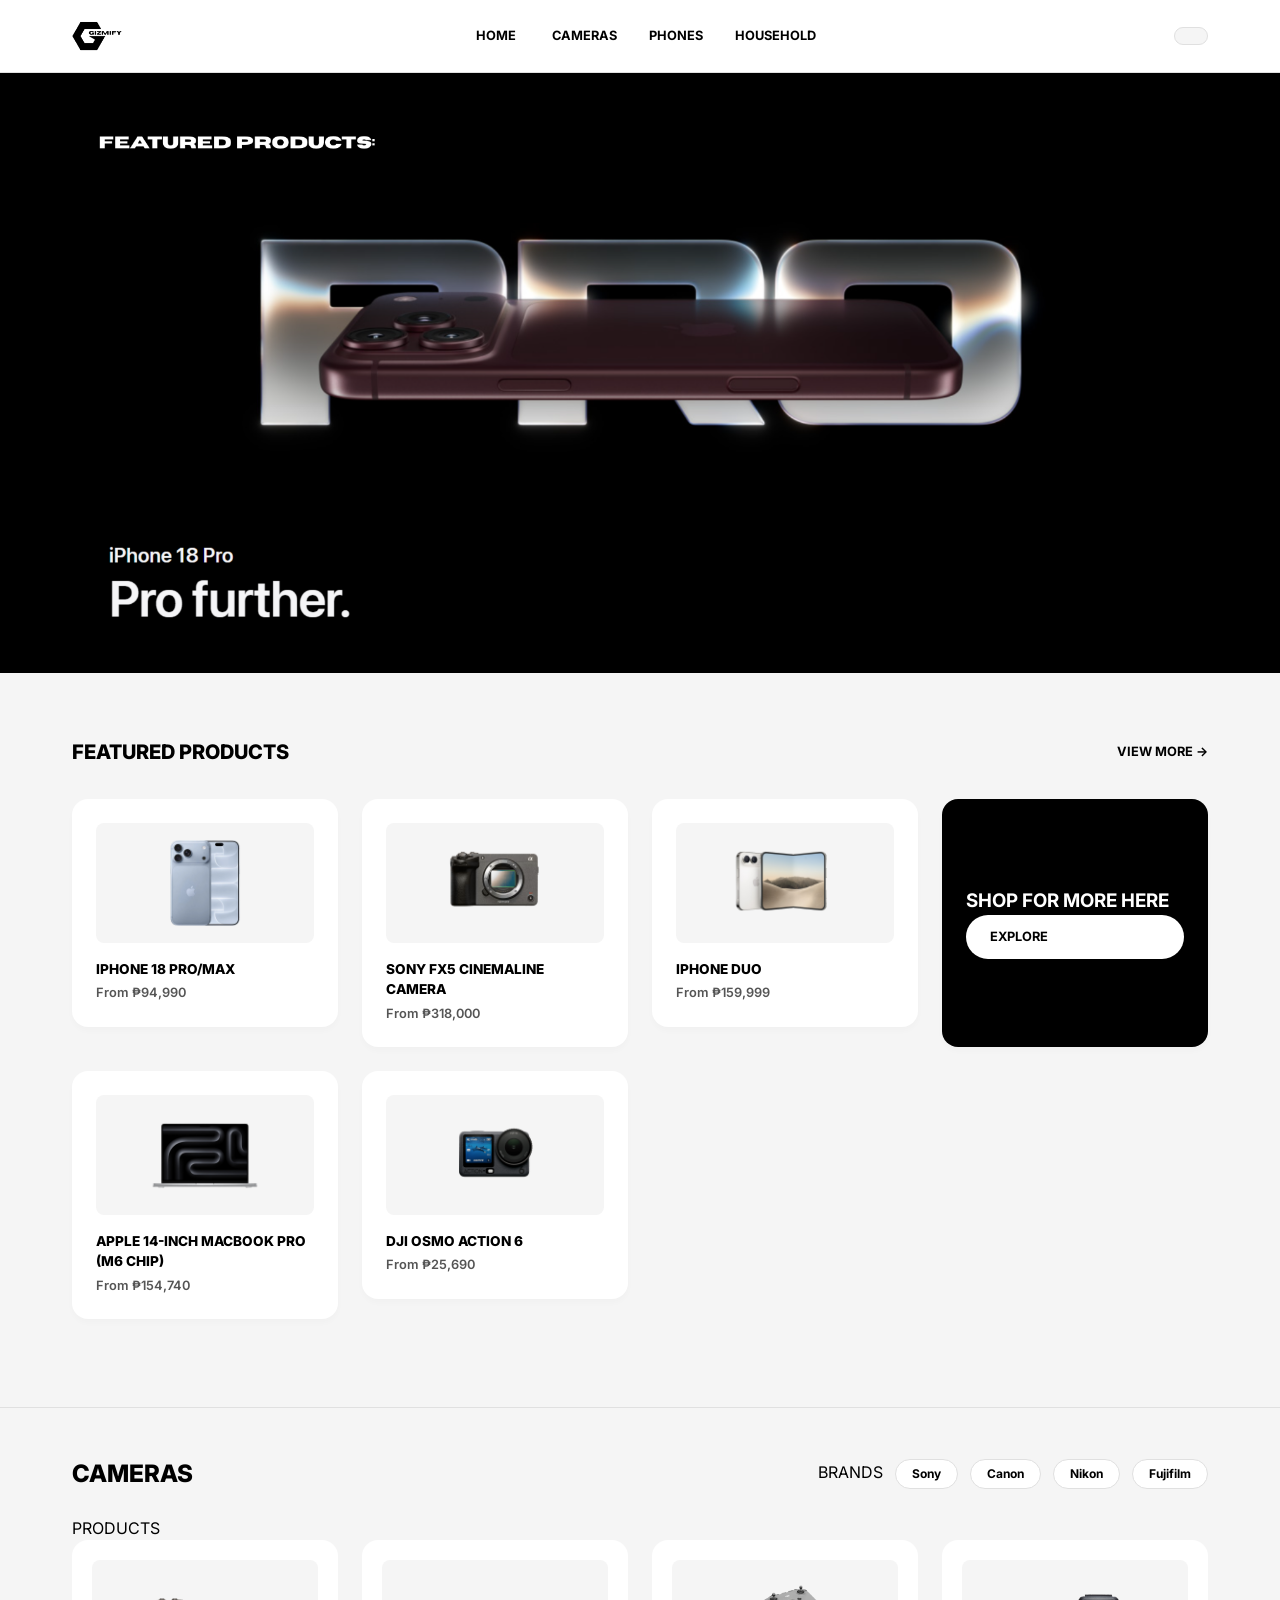
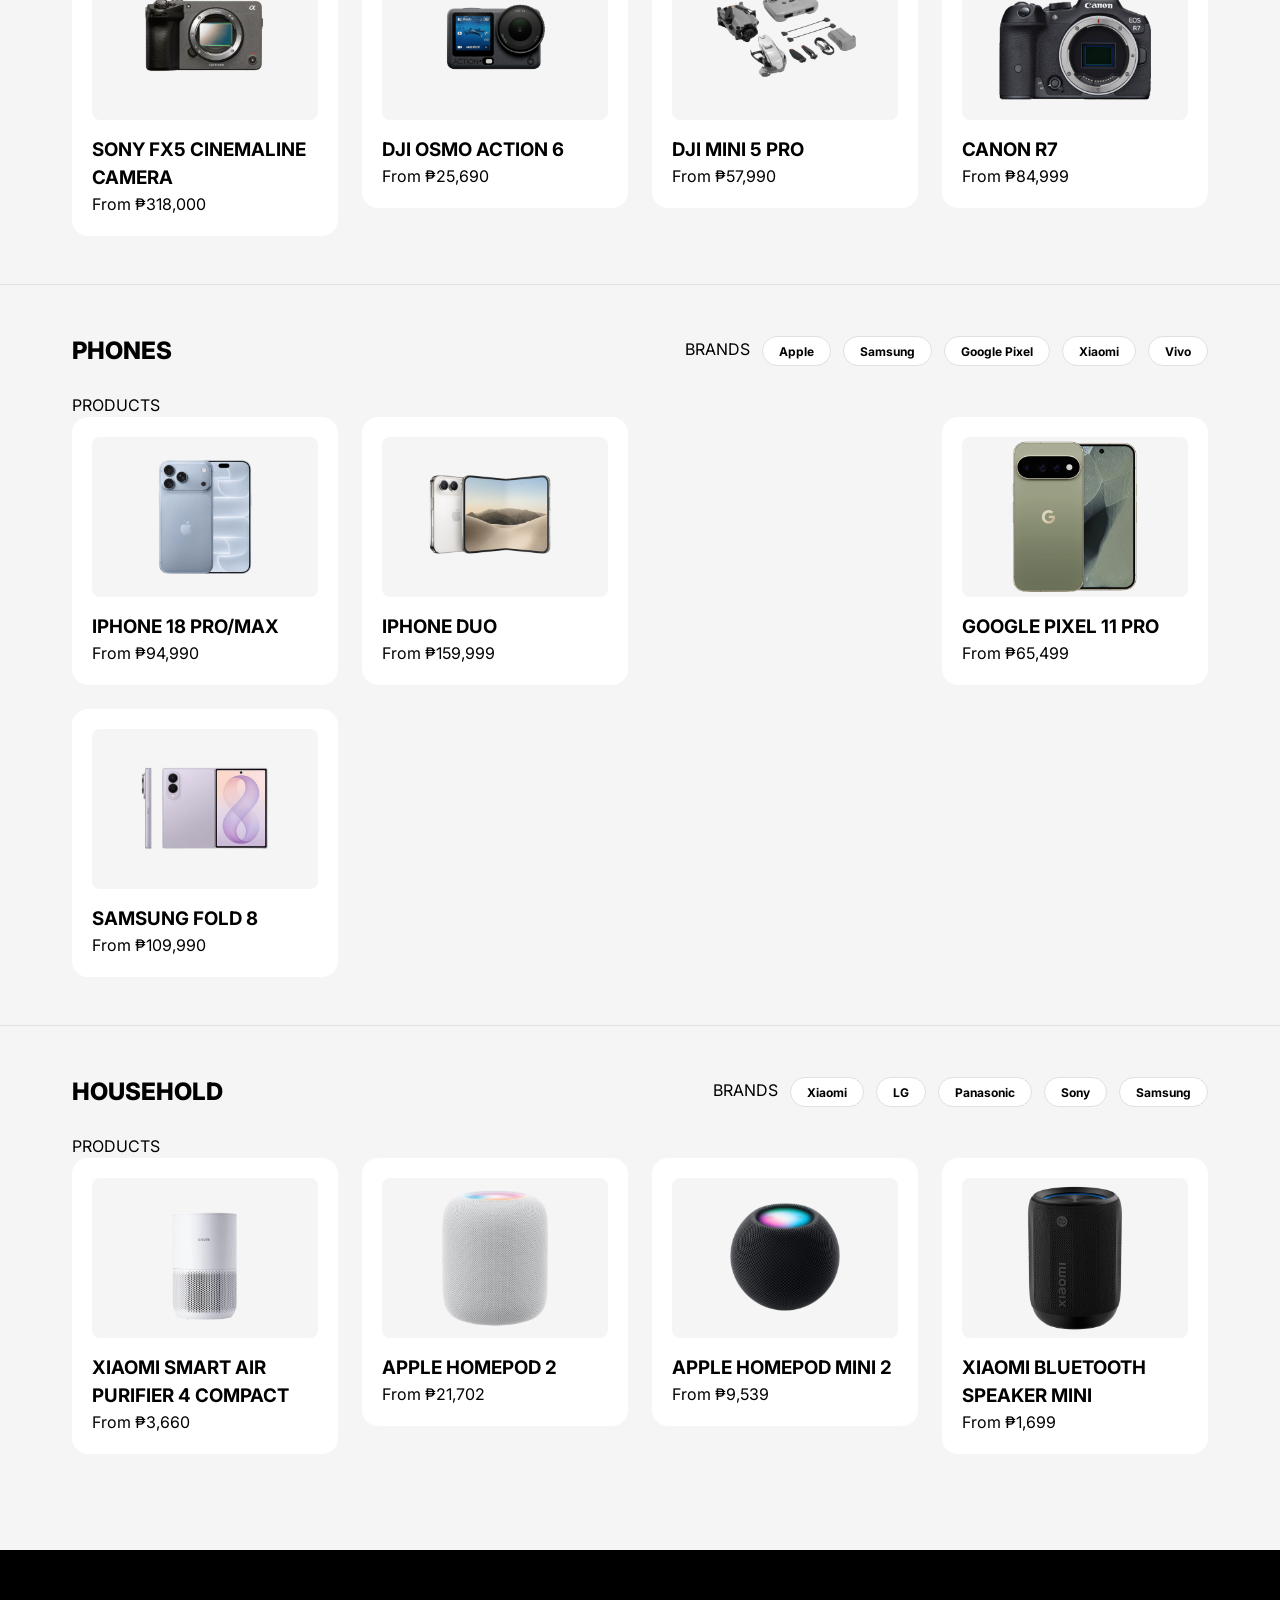
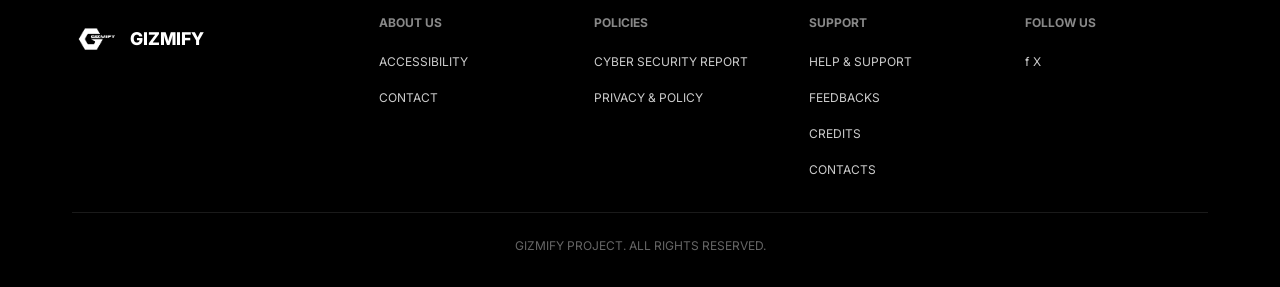
<file: index.html>
<html>
<head>
	<title>GIZMIFY — Electronics & Tech Store</title>
	<link rel="stylesheet" href="styles.css">
	<link rel="stylesheet" href="transitions.css">
	<link rel="preconnect" href="https://fonts.googleapis.com" />
	<link rel="preconnect" href="https://fonts.gstatic.com" crossorigin />
	<link href="https://fonts.googleapis.com/css2?family=Inter:wght@400;500;600;700;800&display=swap" rel="stylesheet" />
</head>
<body>

  <header class="navbar">
    <div class="container nav-inner">
      <a href="#" class="brand-logo">
	  <img src="logo_b.png" width="50" height="50">
      </a>

      <nav class="nav-links" aria-label="Main Navigation">
        <a href="#">HOME <span class="chevron"></span></a>
        <a href="#cameras">CAMERAS</a>
        <a href="#phones">PHONES</a>
        <a href="#household">HOUSEHOLD <span class="chevron"></span></a>
      </nav>

      <div class="search-box">
        <svg viewBox="0 0 24 24" fill="none" stroke="currentColor" stroke-width="2.2">
          <circle cx="11" cy="11" r="7"></circle>
          <line x1="20" y1="20" x2="16.65" y2="16.65"></line>
        <input type="search" placeholder="SEARCH" aria-label="Search products" />
      </div>
    </div>
  </header>

  <section class="hero" style="padding: 0; background: #000000;">
    <a href="#featured" style="display: block; width: 100%;">
      <img src="Gizmify.png" alt="Featured Products: iPhone 18 Pro - Pro further." style="width: 100%; height: auto; display: block; max-height: 600px; object-fit: contain; margin: 0 auto;" />
    </a>
  </section>

      <div class="hero-dots" aria-label="Slide indicators">
        <span class="active"></span>
        <span></span>
        <span></span>
        <span></span>
      </div>
    </div>
  </section>

  <section id="featured" class="section">
    <div class="container">
      <div class="section-header">
        <h2 class="section-title">FEATURED PRODUCTS</h2>
        <a href="#cameras" class="view-more-link">VIEW MORE &rarr;</a>
      </div>

      <div class="featured-grid">
        <a href="https://www.apple.com/ph/shop/buy-iphone/iphone-18-pro?afid=p240%7Cgo~cmp-24240440563~adg-201550004553~ad-824282221897_kwd-852098835094~dev-c~ext-419839429866~prd-~mca-~nt-search&cid=wwa-ph-kwgo-iphone-Core-iphone18promax-iphone18promax_hero_avail_101626-iPhone_Core_Exact-iPhone18ProMax_Exact-">
        <article class="featured-card">
          <div class="featured-img-slot"><div class="promax"><img src="18max.png"></div></div>
          <div>
            <h3 class="product-name">IPHONE 18 PRO/MAX</h3>
            <p class="product-price">From ₱94,990</p>
          </div>
        </article>
		</a>

        <a href="https://www.sony.com.ph/electronics/interchangeable-lens-cameras/ilme-fx5">
        <article class="featured-card">
          <div class="featured-img-slot"><div class="cinemaline"><img src="fx3.png"></div></div>
          <div>
            <h3 class="product-name">SONY FX5 CINEMALINE CAMERA</h3>
            <p class="product-price">From ₱318,000</p>
          </div>
        </article>
		</a>

        <article class="featured-card dark-banner">
          <h3>SHOP FOR MORE HERE</h3>
          <a href="#cameras" class="btn-primary">EXPLORE</a>
        </article>

        <a href="https://www.apple.com/ph/shop/buy-iphone/iphone-duo?afid=p240%7Cgo~cmp-24229399182~adg-201550004633~ad-824239677312_kwd-2499483419973~dev-c~ext-419839470567~prd-~mca-~nt-search&cid=wwa-ph-kwgo-iphone-noncore_iphoneduo-iphoneduo-iphoneduo_hero_avail_103026-iPhoneDuo-iPhoneDuo-">
        <article class="featured-card">
          <div class="featured-img-slot"><div class="duo"><img src="duo.png"></div></div>
          <div>
            <h3 class="product-name">IPHONE DUO</h3>
            <p class="product-price">From ₱159,999</p>
          </div>
        </article>
		</a>

        <a href="https://www.apple.com/ph/shop/buy-mac/macbook-pro/14-inch-space-black-standard-display-apple-m6-chip-12-core-cpu-12-core-gpu-16gb-memory-1tb-storage">
        <article class="featured-card">
          <div class="featured-img-slot"><div class="mbpro"><img src="mbpro.png"></div></div>
          <div>
            <h3 class="product-name">APPLE 14-INCH MACBOOK PRO (M6 CHIP)</h3>
            <p class="product-price">From ₱154,740</p>
          </div>
        </article>
		</a>

        <a href="https://www.henryscameraphoto.com/DJI-Osmo-Action-6-Adventure-Combo?srsltid=AYCX9vLDAl8208eN9Xbp-y1B3oEvCH7pWl969m21NVfPrUWsTu5WNjPt">
        <article class="featured-card">
          <div class="featured-img-slot"><div class="action6"><img src="action6.png"></div></div>
          <div>
            <h3 class="product-name">DJI OSMO ACTION 6</h3>
            <p class="product-price">From ₱25,690</p>
          </div>
        </article>
		</a>
      </div>
    </div>
  </section>

  <section id="cameras" class="category-section">
    <div class="container">
      <div class="category-header-bar">
        <h2>CAMERAS</h2>
        <div class="brand-filter-group">
          <span class="brand-filter-label">BRANDS</span>
          <button type="button" class="brand-pill"><a href="https://www.sony.com.ph/">Sony</a></button>
          <button type="button" class="brand-pill"><a href="https://ph.canon/en/consumer">Canon</a></button>
          <button type="button" class="brand-pill"><a href="https://www.nikon.com/">Nikon</a></button>
          <button type="button" class="brand-pill"><a href="https://www.fujifilm.com/ph/en">Fujifilm</a></button>
        </div>
      </div>

      <p class="products-sublabel">PRODUCTS</p>

      <div class="product-grid-4">
        <a href="https://www.sony.com.ph/electronics/interchangeable-lens-cameras/ilme-fx5">
		<article class="product-card">
          <div class="product-thumb"><div class="cinemaline"><img src="fx3.png"></div></div>
          <div>
            <h3>SONY FX5 CINEMALINE CAMERA</h3>
            <p class="price">From ₱318,000</p>
          </div>
        </article>
		</a>

        <a href="https://www.henryscameraphoto.com/DJI-Osmo-Action-6-Adventure-Combo?srsltid=AYCX9vLDAl8208eN9Xbp-y1B3oEvCH7pWl969m21NVfPrUWsTu5WNjPt">
        <article class="product-card">
          <div class="product-thumb"><div class="action6"><img src="action6.png"></div></div>
          <div>
            <h3>DJI OSMO ACTION 6</h3>
            <p class="price">From ₱25,690</p>
          </div>
        </article>
		</a>

        <a href="https://www.henryscameraphoto.com/DJI-Mini-5Pro-Fly-More-Combo-RC3?srsltid=AYCX9vKbIA2qIsjzsvIid0FNdm_RArIL7oB9fJZRnGi52P59lAsvfj_w">
		<article class="product-card">
          <div class="product-thumb"><div class="mini5pro"><img src="m5pro.png"></div></div>
          <div>
            <h3>DJI MINI 5 PRO</h3>
            <p class="price">From ₱57,990</p>
          </div>
        </article>
		</a>

        <a href="https://www.henryscameraphoto.com/Canon-EOS-R7?srsltid=AYCX9vIFnQpmFksKs6CcrXtksU3BfMDNKxwKPEivN2qzScJKS10Q8nNI">
        <article class="product-card">
          <div class="product-thumb"><div class="r7"><img src="r7.png"></div></div>
          <div>
            <h3>CANON R7</h3>
            <p class="price">From ₱84,999</p>
          </div>
        </article>
		</a>
      </div>
    </div>
  </section>

  <section id="phones" class="category-section">
    <div class="container">
      <div class="category-header-bar">
        <h2>PHONES</h2>
        <div class="brand-filter-group">
          <span class="brand-filter-label">BRANDS</span>
          <button type="button" class="brand-pill"><a href="https://www.apple.com/ph/">Apple</a></button>
          <button type="button" class="brand-pill"><a href="https://www.samsung.com/ph/offer/">Samsung</a></button>
          <button type="button" class="brand-pill"><a href="https://store.google.com/us/?srsltid=AYCX9vIKH9RQzdDEm8hP_dBT1QrvSA8Q6aFXS51tVMCEMcUbRcCbM5EJ&hl=en-US">Google Pixel</a></button>
          <button type="button" class="brand-pill"><a href="https://www.mi.com/ph/event/11-11-mega-sale/?utm_campaign=micom_ph_search_brand&utm_channel=search&utm_source=google&utm_medium=paid-search&utm_type=1&utm_content=brand&gad_source=1&gad_campaignid=23837824287&gbraid=0AAAABDoff9JvjUAmG6Y1YZfZx9cuqXJH0&gclid=EAIaIQobChMIkvvo6MCQmAMVR5tmAh1RAiPDEAAYASAAEgJbnfD_BwE">Xiaomi</a></button>
          <button type="button" class="brand-pill"><a href="https://www.vivo.com/ph?_ga=2.55688683.1975368122.1794970161-349936922.1794970161&_gac=1.244509105.1794970161.EAIaIQobChMInvD29cCQmAMVnIVmAh0dvglGEAAYASAAEgJWZfD_BwE&_gl=1*10zpfjv*_ga*MzQ5OTM2OTIyLjE3OTQ5NzAxNjE.*_ga_68BLCXM546*czE3OTQ5NzAxNjEkbzEkZzEkdDE3OTQ5NzAxNjEkajYwJGwwJGgw*_gcl_aw*R0NMLjE3OTQ5NzAxNjEuRUFJYUlRb2JDaE1JbnZEMjljQ1FtQU1WbklWbUFoMGR2Z2xHRUFBWUFTQUFFZ0pXWmZEX0J3RQ..*_gcl_au*MjE5Mjc3MzYwLjE3OTQ5NzAxNjE.">Vivo</a></button>
        </div>
      </div>

      <p class="products-sublabel">PRODUCTS</p>

      <div class="product-grid-4">

        <a href="https://www.apple.com/ph/shop/buy-iphone/iphone-18-pro?afid=p240%7Cgo~cmp-24240440563~adg-201550004553~ad-824282221897_kwd-852098835094~dev-c~ext-419839429866~prd-~mca-~nt-search&cid=wwa-ph-kwgo-iphone-Core-iphone18promax-iphone18promax_hero_avail_101626-iPhone_Core_Exact-iPhone18ProMax_Exact-">
        <article class="product-card">
          <div class="product-thumb"><div class="promax"><img src="18max.png"></div></div>
          <div>
            <h3>IPHONE 18 PRO/MAX</h3>
            <p class="price">From ₱94,990</p>
          </div>
        </article>
		</a>

        <article class="product-card">

        <a href="https://www.apple.com/ph/shop/buy-iphone/iphone-duo?afid=p240%7Cgo~cmp-24229399182~adg-201550004633~ad-824239677312_kwd-2499483419973~dev-c~ext-419839470567~prd-~mca-~nt-search&cid=wwa-ph-kwgo-iphone-noncore_iphoneduo-iphoneduo-iphoneduo_hero_avail_103026-iPhoneDuo-iPhoneDuo-">
          <div class="product-thumb"><div class="duo"><img src="duo.png"></div></div>
          <div>
            <h3>IPHONE DUO</h3>
            <p class="price">From ₱159,999</p>
          </div>
        </article>
		</a>

        <a href="https://store.google.com/us/config/pixel_11_pro?hl=en-US&selections=eyJwcm9kdWN0RmFtaWx5IjoiY0dsNFpXeGZNVEZmY0hKdiJ9">
        <article class="product-card">
          <div class="product-thumb"><div class="pixel11"><img src="pixel11.png"></div></div>
          <div>
            <h3>GOOGLE PIXEL 11 PRO</h3>
            <p class="price">From ₱65,499</p>
          </div>
        </article>
		</a>
		
        <a href="https://www.samsung.com/ph/smartphones/galaxy-z-fold8/buy/">
        <article class="product-card">
          <div class="product-thumb"><div class="fold8"><img src="fold8.png"></div></div>
          <div>
            <h3>SAMSUNG FOLD 8</h3>
            <p class="price">From ₱109,990</p>
          </div>
        </article>
		</a>
      </div>
    </div>
  </section>

  <section id="household" class="category-section">
    <div class="container">
      <div class="category-header-bar">
        <h2>HOUSEHOLD</h2>
        <div class="brand-filter-group">
          <span class="brand-filter-label">BRANDS</span>
          <button type="button" class="brand-pill"><a href="https://www.mi.com/ph/event/11-11-mega-sale/?utm_campaign=micom_ph_search_brand&utm_channel=search&utm_source=google&utm_medium=paid-search&utm_type=1&utm_content=brand&gad_source=1&gad_campaignid=23837824287&gbraid=0AAAABDoff9JvjUAmG6Y1YZfZx9cuqXJH0&gclid=EAIaIQobChMIkvvo6MCQmAMVR5tmAh1RAiPDEAAYASAAEgJbnfD_BwE">Xiaomi</a></button>
          <button type="button" class="brand-pill"><a href="https://www.lg.com/ph/refrigerator/all-refrigerator/?utm_source=google-ads&utm_medium=cpc&utm_campaign=HQ-HS-SEM_HS_REF_PH_AO_NA_CNS_PSE_consideration_BRA_EN_lg.com_NA_BM_tCPA_BCL_google-ads_AO&utm_content=20250217_Generic_NA_BCL&utm_term=NA&gad_source=1&gad_campaignid=22272583111&gbraid=0AAAAADDCN3RVlJIcNZZqJWUjxPGD1yB6r&gclid=EAIaIQobChMIneaYo8GQmAMVrMQ8Ah32FBOYEAAYASAAEgKEm_D_BwE">LG</a></button>
          <button type="button" class="brand-pill"><a href="https://www.panasonic.com/ph/consumer/air-solution/fan.html?gad_source=1&gad_campaignid=24388015165&gbraid=0AAAAADSA0yD6CVe0VhupwjTAoAyrp30aK&gclid=EAIaIQobChMIr8XVrcGQmAMVEJNmAh1c2R8YEAAYASAAEgLAIfD_BwE">Panasonic</a></button>
          <button type="button" class="brand-pill"><a href="https://www.sony.com.ph/">Sony</a></button>
          <button type="button" class="brand-pill"><a href="https://www.samsung.com/ph/offer/">Samsung</a></button>
        </div>
      </div>

      <p class="products-sublabel">PRODUCTS</p>

      <div class="product-grid-4">
        <a href="https://xiaomistoreph.com/products/xiaomi-air-purifier-4-compact?srsltid=AYCX9vId02wtd-L7lGK7ZilJumcVnr1XhMZzxAMzPDrtH-cJxOPyQqEw">
		<article class="product-card">
          <div class="product-thumb"><div class="scap"><img src="scap.png"></div></div>
          <div>
            <h3>XIAOMI SMART AIR PURIFIER 4 COMPACT</h3>
            <p class="price">From ₱3,660</p>
          </div>
        </article>
		</a>

        <a href="https://www.apple.com/shop/buy-homepod/homepod">
        <article class="product-card">
          <div class="product-thumb"><div class="apod"><img src="apod.png"></div></div>
          <div>
            <h3>APPLE HOMEPOD 2</h3>
            <p class="price">From ₱21,702</p>
          </div>
        </article>
		</a>
		
        <a href="https://www.apple.com/shop/buy-homepod/homepod-mini">
        <article class="product-card">
          <div class="product-thumb"><div class="podmini"><img src="podmini.png"></div></div>
          <div>
            <h3>APPLE HOMEPOD MINI 2</h3>
            <p class="price">From ₱9,539</p>
          </div>
        </article>
		</a>

        <a href="https://xiaomistoreph.com/products/xiaomi-bluetooth-speaker-mini?srsltid=AYCX9vJJlw7W7Zop4Ei7-bCRnWejkahdBMd6UEGaets-0jQwt6G332CQ">
        <article class="product-card">
          <div class="product-thumb"><div class="bsmini"><img src="bsmini.png"></div></div>
          <div>
            <h3>XIAOMI BLUETOOTH SPEAKER MINI</h3>
            <p class="price">From ₱1,699</p>
          </div>
        </article>
		</a>
      </div>
    </div>
  </section>

  <footer class="footer">
    <div class="container">
      <div class="footer-grid">
        <div class="footer-brand">
          <a href="#" class="brand-logo">
            <img src="logo.png" width="50" height="50">
            <span>GIZMIFY</span>
          </a>
        </div>

        <div class="footer-col">
          <h4>ABOUT US</h4>
          <ul>
            <li><a href="#">ACCESSIBILITY</a></li>
            <li><a href="#">CONTACT</a></li>
          </ul>
        </div>

        <div class="footer-col">
          <h4>POLICIES</h4>
          <ul>
            <li><a href="#">CYBER SECURITY REPORT</a></li>
            <li><a href="#">PRIVACY &amp; POLICY</a></li>
          </ul>
        </div>

        <div class="footer-col">
          <h4>SUPPORT</h4>
          <ul>
            <li><a href="help.html">HELP &amp; SUPPORT</a></li>
            <li><a href="help.html">FEEDBACKS</a></li>
            <li><a href="credits.html">CREDITS</a></li>
            <li><a href="credits.html">CONTACTS</a></li>
          </ul>
        </div>

        <div class="footer-col">
          <h4>FOLLOW US</h4>
          <div class="social-icons">
            <a href="" class="social-btn" aria-label="Facebook">f</a>
            <a href="" class="social-btn" aria-label="X / Twitter">X</a>
          </div>
        </div>
      </div>

      <div class="footer-bottom">
        <p>GIZMIFY PROJECT. ALL RIGHTS RESERVED.</p>
      </div>
    </div>
  </footer>

</body>
</html>
</file>
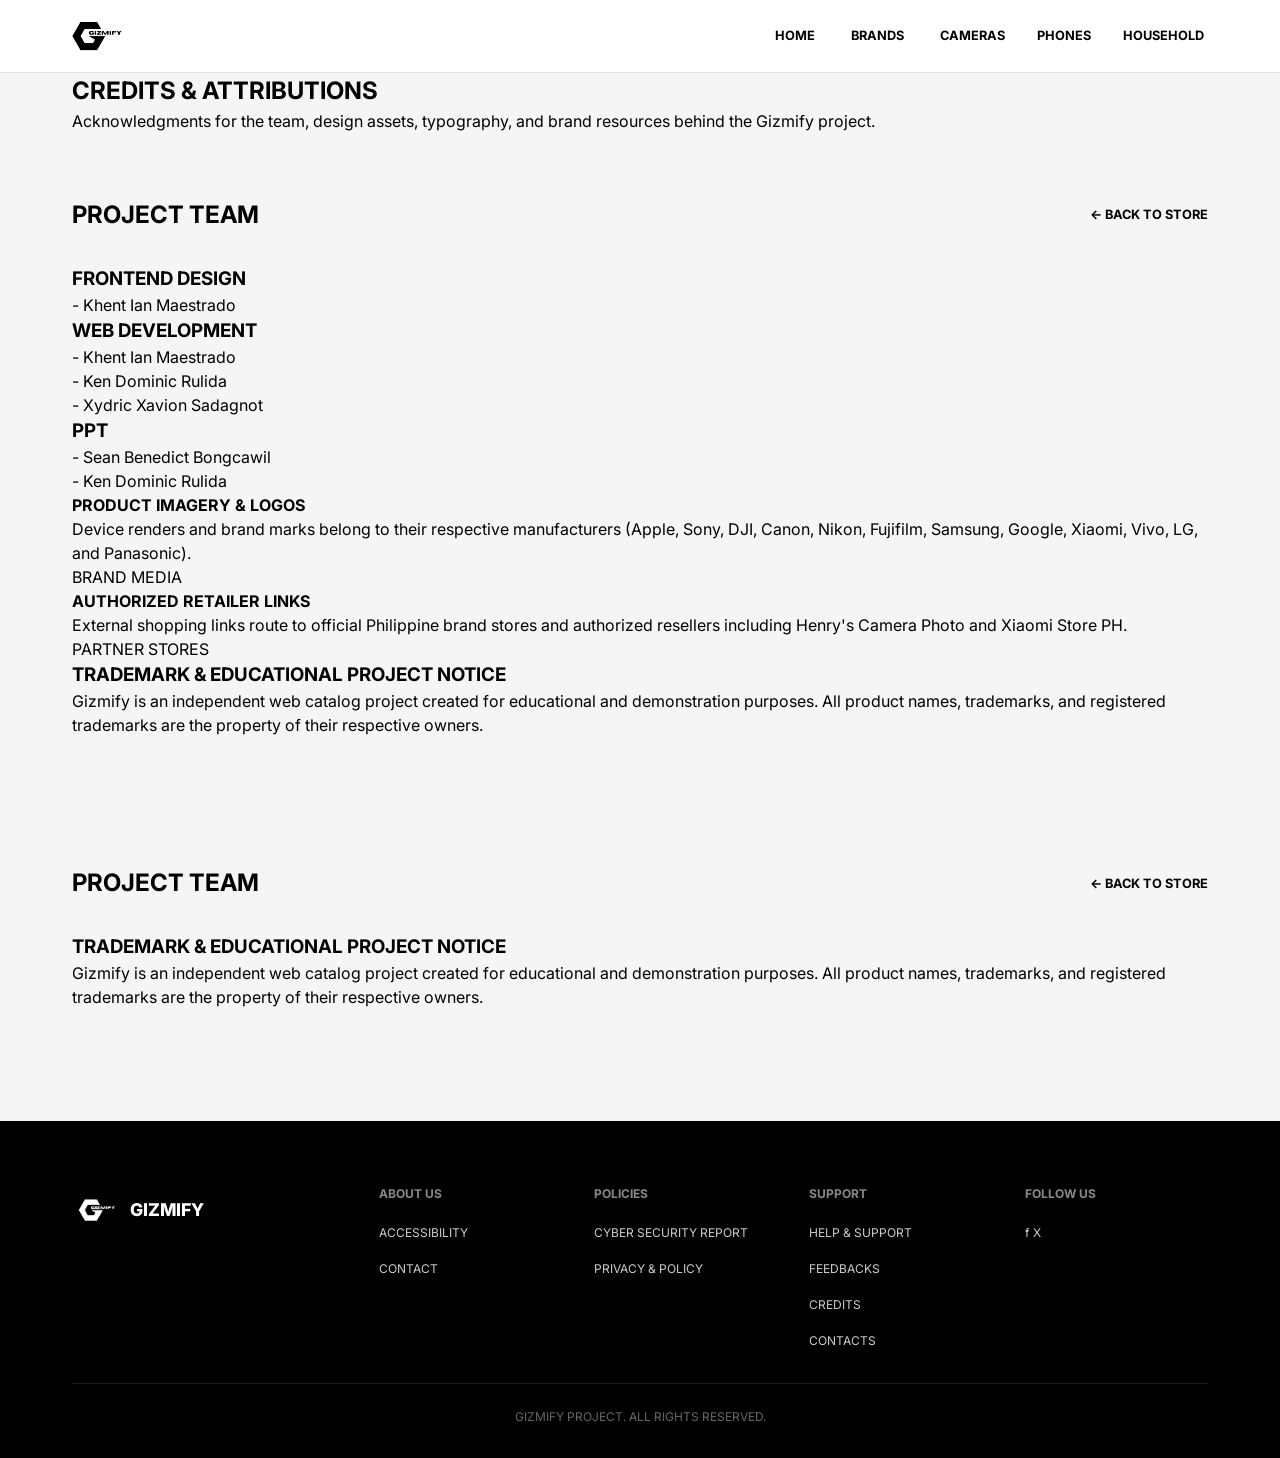
<file: credits.html>
<html>
	<head>
	<title>GIZMIFY — Credits & Contacts</title>
		<link rel="stylesheet" href="styles.css">
		<link rel="stylesheet" href="transitions.css">
		<link rel="preconnect" href="https://fonts.googleapis.com" />
		<link rel="preconnect" href="https://fonts.gstatic.com" crossorigin />
		<link href="https://fonts.googleapis.com/css2?family=Inter:wght@400;500;600;700;800&display=swap" rel="stylesheet" />
	</head>
	<body>
		<header class="navbar">
    <div class="container nav-inner">
      <a href="gizmify_2.html" class="brand-logo">
        <img src="logo_b.png" width="50" height="50" alt="Gizmify Logo">
      </a>

      <nav class="nav-links" aria-label="Main Navigation">
        <a href="gizmify_2.html">HOME <span class="chevron"></span></a>
        <a href="gizmify_2.html#brands">BRANDS <span class="chevron"></span></a>
        <a href="gizmify_2.html#cameras">CAMERAS</a>
        <a href="gizmify_2.html#phones">PHONES</a>
        <a href="gizmify_2.html#household">HOUSEHOLD <span class="chevron"></span></a>
      </nav>

    </div>
  </header>

  <section class="credits-hero">
    <div class="container">
      <h1>CREDITS &amp; ATTRIBUTIONS</h1>
      <p>Acknowledgments for the team, design assets, typography, and brand resources behind the Gizmify project.</p>
    </div>
  </section>

  <section class="section">
    <div class="container">
      <div class="section-header">
        <h1> PROJECT TEAM</h1>
        <a href="gizmify.html" class="view-more-link">&larr; BACK TO STORE</a>
      </div>

      <div class="credits-grid">
        <div class="credit-card">
          <div>
            <h3>FRONTEND DESIGN</h3>
            <p>- Khent Ian Maestrado</p>
          </div>
        </div>

        <div class="credit-card">
          <div>
            <h3>WEB DEVELOPMENT</h3>
            <p>- Khent Ian Maestrado</p>
			<p>- Ken Dominic Rulida</p>
			<p>- Xydric Xavion Sadagnot</p>
          </div>
        </div>
		
		<div class="credit-card">
          <div>
            <h3>PPT</h3>
            <p>- Sean Benedict Bongcawil</p>
			<p>- Ken Dominic Rulida</p>
          </div>
        </div>

        <div class="attribution-item">
          <div>
            <h4>PRODUCT IMAGERY &amp; LOGOS</h4>
            <p>Device renders and brand marks belong to their respective manufacturers (Apple, Sony, DJI, Canon, Nikon, Fujifilm, Samsung, Google, Xiaomi, Vivo, LG, and Panasonic).</p>
          </div>
          <span class="attribution-badge">BRAND MEDIA</span>
        </div>

        <div class="attribution-item">
          <div>
            <h4>AUTHORIZED RETAILER LINKS</h4>
            <p>External shopping links route to official Philippine brand stores and authorized resellers including Henry's Camera Photo and Xiaomi Store PH.</p>
          </div>
          <span class="attribution-badge">PARTNER STORES</span>
        </div>
      </div>

      <div class="disclaimer-box">
        <h3>TRADEMARK &amp; EDUCATIONAL PROJECT NOTICE</h3>
        <p>Gizmify is an independent web catalog project created for educational and demonstration purposes. All product names, trademarks, and registered trademarks are the property of their respective owners.</p>
      </div>
    </div>
  </section>
  
  <section class="section">
    <div class="container">
      <div class="section-header">
        <h1> PROJECT TEAM</h1>
        <a href="gizmify.html" class="view-more-link">&larr; BACK TO STORE</a>
      </div>
	  
	  <div class="disclaimer-box">
        <h3>TRADEMARK &amp; EDUCATIONAL PROJECT NOTICE</h3>
        <p>Gizmify is an independent web catalog project created for educational and demonstration purposes. All product names, trademarks, and registered trademarks are the property of their respective owners.</p>
      </div>
    </div>
  </section>

  <footer class="footer">
    <div class="container">
      <div class="footer-grid">
        <div class="footer-brand">
          <a href="gizmify_2.html" class="brand-logo">
            <img src="logo.png" width="50" height="50" alt="Gizmify Logo">
            <span>GIZMIFY</span>
          </a>
        </div>

        <div class="footer-col">
          <h4>ABOUT US</h4>
          <ul>
            <li><a href="#">ACCESSIBILITY</a></li>
            <li><a href="#">CONTACT</a></li>
          </ul>
        </div>

        <div class="footer-col">
          <h4>POLICIES</h4>
          <ul>
            <li><a href="#">CYBER SECURITY REPORT</a></li>
            <li><a href="#">PRIVACY &amp; POLICY</a></li>
          </ul>
        </div>

        <div class="footer-col">
          <h4>SUPPORT</h4>
          <ul>
            <li><a href="help.html">HELP &amp; SUPPORT</a></li>
            <li><a href="#">FEEDBACKS</a></li>
            <li><a href="credits.html">CREDITS</a></li>
            <li><a href="#">CONTACTS</a></li>
          </ul>
        </div>

        <div class="footer-col">
          <h4>FOLLOW US</h4>
          <div class="social-icons">
            <a href="#" class="social-btn" aria-label="Facebook">f</a>
            <a href="#" class="social-btn" aria-label="X / Twitter">X</a>
          </div>
        </div>
      </div>

      <div class="footer-bottom">
        <p>GIZMIFY PROJECT. ALL RIGHTS RESERVED.</p>
      </div>
    </div>
  </footer>
	</body>
</html>
</file>
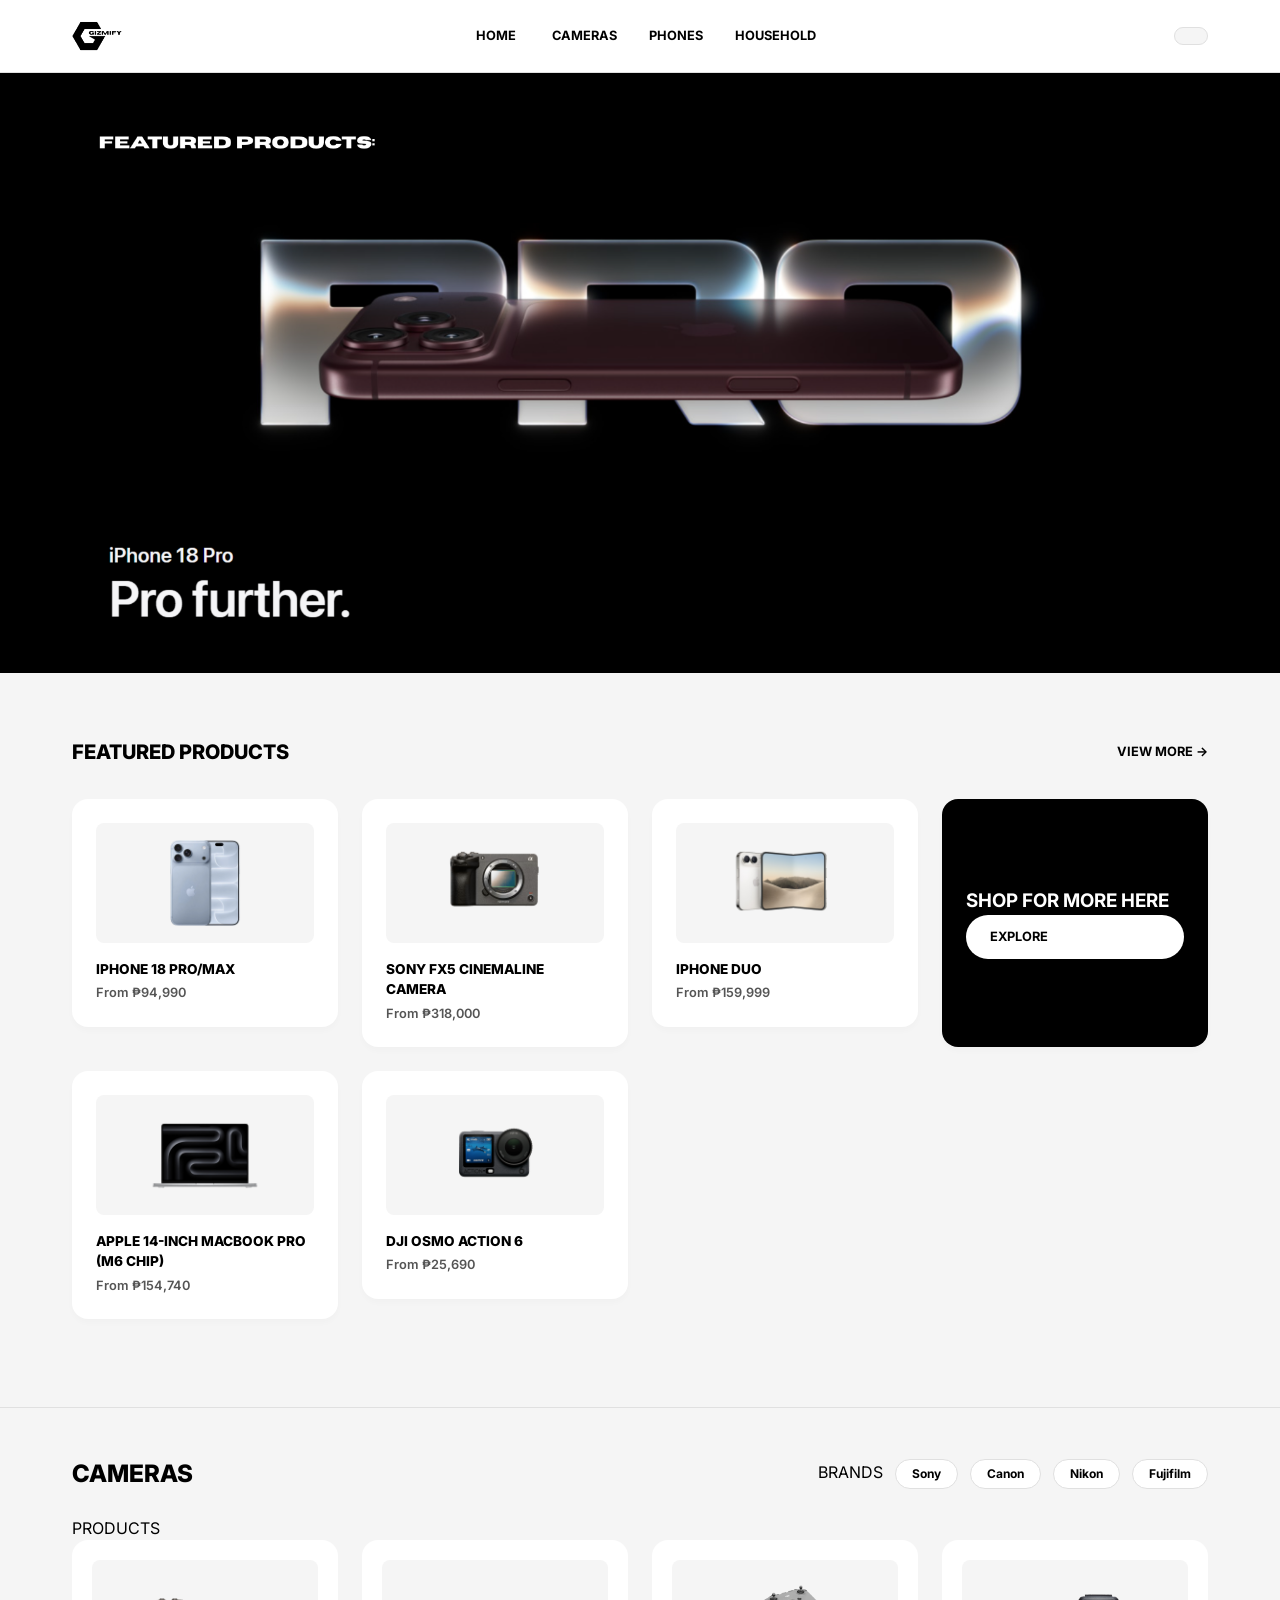
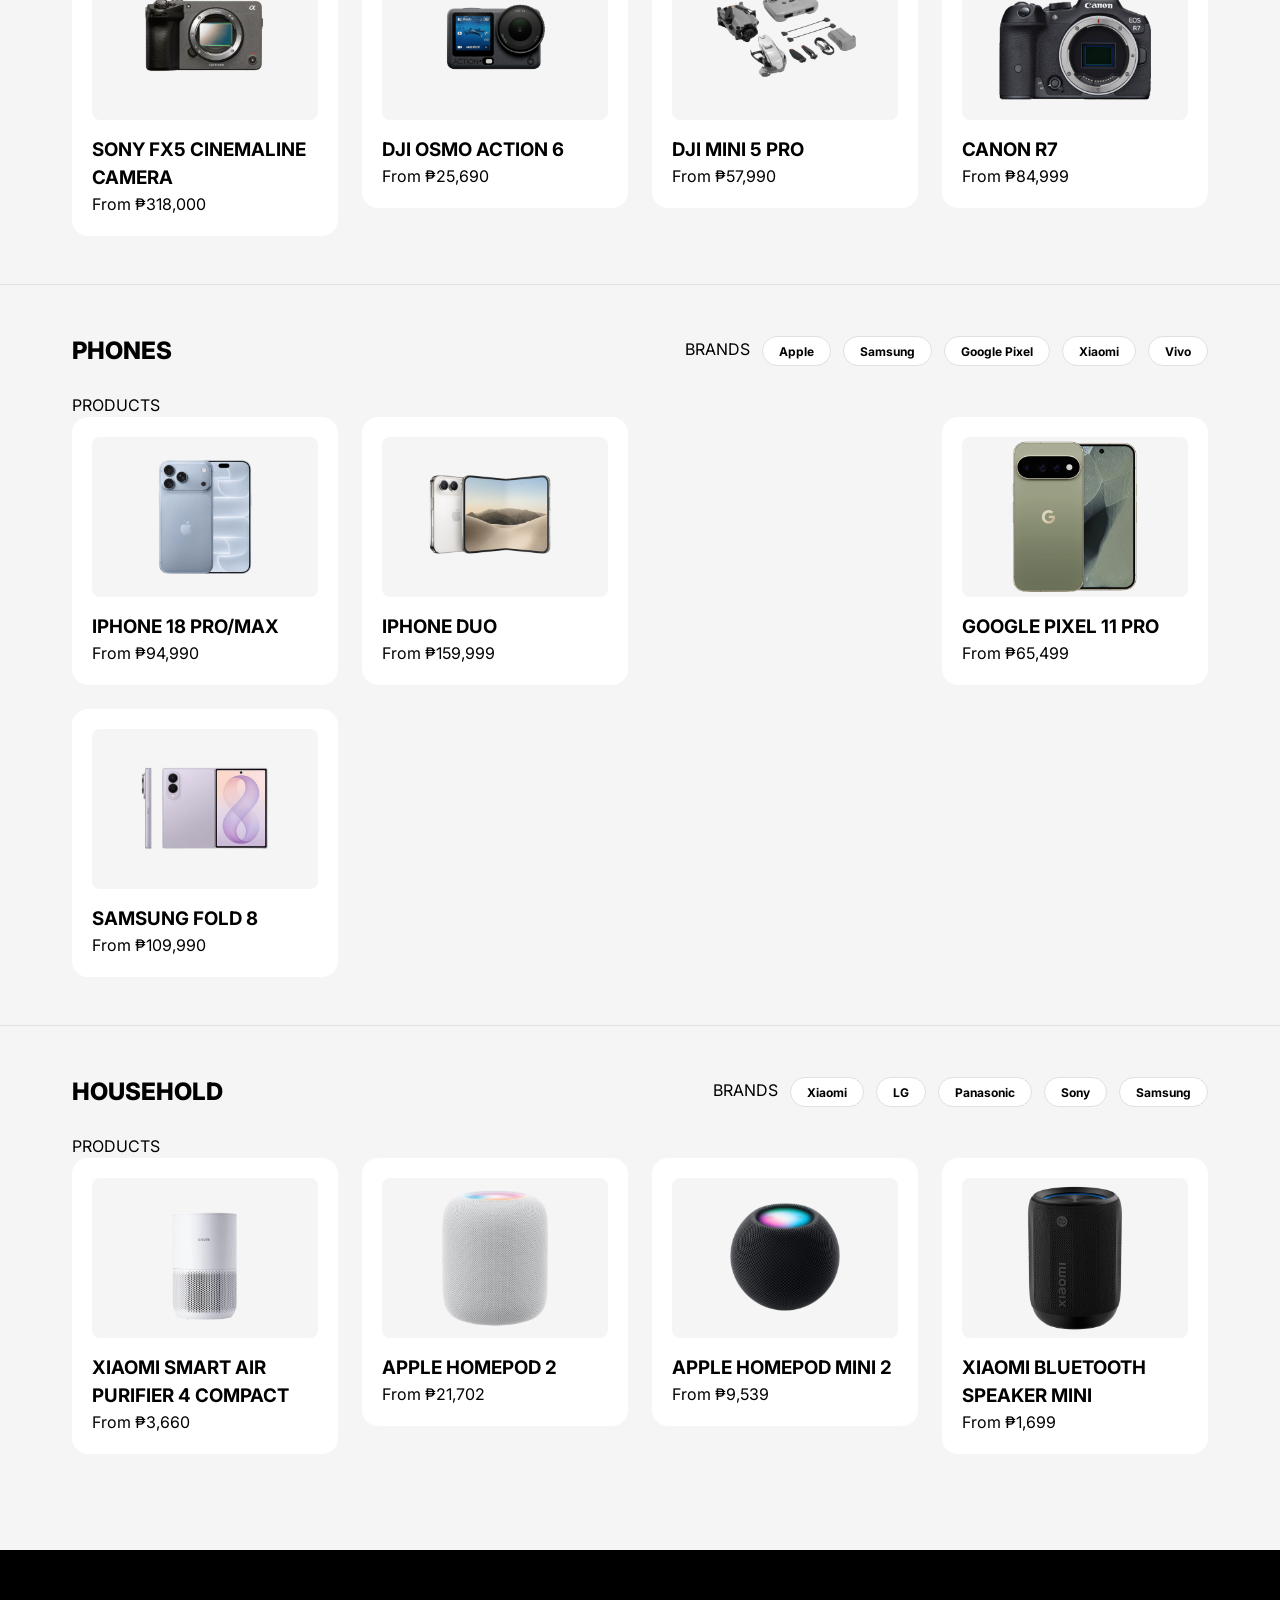
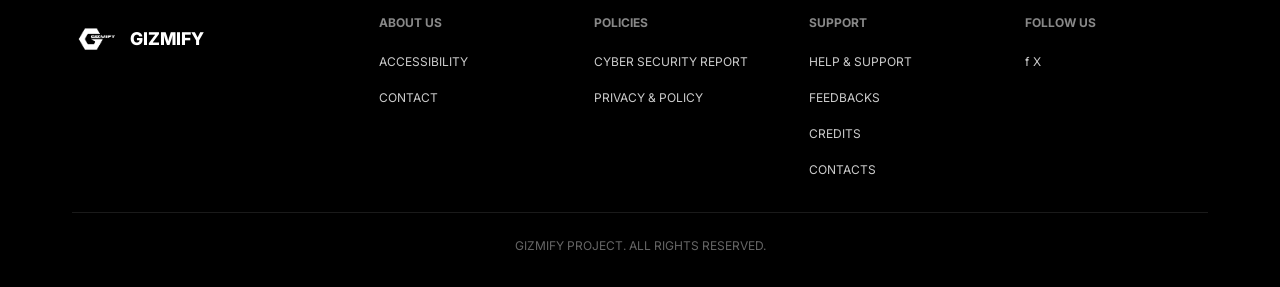
<file: gizmify.html>
<html>
<head>
	<title>GIZMIFY — Electronics & Tech Store</title>
	<link rel="stylesheet" href="styles.css">
	<link rel="stylesheet" href="transitions.css">
	<link rel="preconnect" href="https://fonts.googleapis.com" />
	<link rel="preconnect" href="https://fonts.gstatic.com" crossorigin />
	<link href="https://fonts.googleapis.com/css2?family=Inter:wght@400;500;600;700;800&display=swap" rel="stylesheet" />
</head>
<body>

  <header class="navbar">
    <div class="container nav-inner">
      <a href="#" class="brand-logo">
	  <img src="logo_b.png" width="50" height="50">
      </a>

      <nav class="nav-links" aria-label="Main Navigation">
        <a href="#">HOME <span class="chevron"></span></a>
        <a href="#cameras">CAMERAS</a>
        <a href="#phones">PHONES</a>
        <a href="#household">HOUSEHOLD <span class="chevron"></span></a>
      </nav>

      <div class="search-box">
        <svg viewBox="0 0 24 24" fill="none" stroke="currentColor" stroke-width="2.2">
          <circle cx="11" cy="11" r="7"></circle>
          <line x1="20" y1="20" x2="16.65" y2="16.65"></line>
        <input type="search" placeholder="SEARCH" aria-label="Search products" />
      </div>
    </div>
  </header>

  <section class="hero" style="padding: 0; background: #000000;">
    <a href="#featured" style="display: block; width: 100%;">
      <img src="Gizmify.png" alt="Featured Products: iPhone 18 Pro - Pro further." style="width: 100%; height: auto; display: block; max-height: 600px; object-fit: contain; margin: 0 auto;" />
    </a>
  </section>

      <div class="hero-dots" aria-label="Slide indicators">
        <span class="active"></span>
        <span></span>
        <span></span>
        <span></span>
      </div>
    </div>
  </section>

  <section id="featured" class="section">
    <div class="container">
      <div class="section-header">
        <h2 class="section-title">FEATURED PRODUCTS</h2>
        <a href="#cameras" class="view-more-link">VIEW MORE &rarr;</a>
      </div>

      <div class="featured-grid">
        <a href="https://www.apple.com/ph/shop/buy-iphone/iphone-18-pro?afid=p240%7Cgo~cmp-24240440563~adg-201550004553~ad-824282221897_kwd-852098835094~dev-c~ext-419839429866~prd-~mca-~nt-search&cid=wwa-ph-kwgo-iphone-Core-iphone18promax-iphone18promax_hero_avail_101626-iPhone_Core_Exact-iPhone18ProMax_Exact-">
        <article class="featured-card">
          <div class="featured-img-slot"><div class="promax"><img src="18max.png"></div></div>
          <div>
            <h3 class="product-name">IPHONE 18 PRO/MAX</h3>
            <p class="product-price">From ₱94,990</p>
          </div>
        </article>
		</a>

        <a href="https://www.sony.com.ph/electronics/interchangeable-lens-cameras/ilme-fx5">
        <article class="featured-card">
          <div class="featured-img-slot"><div class="cinemaline"><img src="fx3.png"></div></div>
          <div>
            <h3 class="product-name">SONY FX5 CINEMALINE CAMERA</h3>
            <p class="product-price">From ₱318,000</p>
          </div>
        </article>
		</a>

        <article class="featured-card dark-banner">
          <h3>SHOP FOR MORE HERE</h3>
          <a href="#cameras" class="btn-primary">EXPLORE</a>
        </article>

        <a href="https://www.apple.com/ph/shop/buy-iphone/iphone-duo?afid=p240%7Cgo~cmp-24229399182~adg-201550004633~ad-824239677312_kwd-2499483419973~dev-c~ext-419839470567~prd-~mca-~nt-search&cid=wwa-ph-kwgo-iphone-noncore_iphoneduo-iphoneduo-iphoneduo_hero_avail_103026-iPhoneDuo-iPhoneDuo-">
        <article class="featured-card">
          <div class="featured-img-slot"><div class="duo"><img src="duo.png"></div></div>
          <div>
            <h3 class="product-name">IPHONE DUO</h3>
            <p class="product-price">From ₱159,999</p>
          </div>
        </article>
		</a>

        <a href="https://www.apple.com/ph/shop/buy-mac/macbook-pro/14-inch-space-black-standard-display-apple-m6-chip-12-core-cpu-12-core-gpu-16gb-memory-1tb-storage">
        <article class="featured-card">
          <div class="featured-img-slot"><div class="mbpro"><img src="mbpro.png"></div></div>
          <div>
            <h3 class="product-name">APPLE 14-INCH MACBOOK PRO (M6 CHIP)</h3>
            <p class="product-price">From ₱154,740</p>
          </div>
        </article>
		</a>

        <a href="https://www.henryscameraphoto.com/DJI-Osmo-Action-6-Adventure-Combo?srsltid=AYCX9vLDAl8208eN9Xbp-y1B3oEvCH7pWl969m21NVfPrUWsTu5WNjPt">
        <article class="featured-card">
          <div class="featured-img-slot"><div class="action6"><img src="action6.png"></div></div>
          <div>
            <h3 class="product-name">DJI OSMO ACTION 6</h3>
            <p class="product-price">From ₱25,690</p>
          </div>
        </article>
		</a>
      </div>
    </div>
  </section>

  <section id="cameras" class="category-section">
    <div class="container">
      <div class="category-header-bar">
        <h2>CAMERAS</h2>
        <div class="brand-filter-group">
          <span class="brand-filter-label">BRANDS</span>
          <button type="button" class="brand-pill"><a href="https://www.sony.com.ph/">Sony</a></button>
          <button type="button" class="brand-pill"><a href="https://ph.canon/en/consumer">Canon</a></button>
          <button type="button" class="brand-pill"><a href="https://www.nikon.com/">Nikon</a></button>
          <button type="button" class="brand-pill"><a href="https://www.fujifilm.com/ph/en">Fujifilm</a></button>
        </div>
      </div>

      <p class="products-sublabel">PRODUCTS</p>

      <div class="product-grid-4">
        <a href="https://www.sony.com.ph/electronics/interchangeable-lens-cameras/ilme-fx5">
		<article class="product-card">
          <div class="product-thumb"><div class="cinemaline"><img src="fx3.png"></div></div>
          <div>
            <h3>SONY FX5 CINEMALINE CAMERA</h3>
            <p class="price">From ₱318,000</p>
          </div>
        </article>
		</a>

        <a href="https://www.henryscameraphoto.com/DJI-Osmo-Action-6-Adventure-Combo?srsltid=AYCX9vLDAl8208eN9Xbp-y1B3oEvCH7pWl969m21NVfPrUWsTu5WNjPt">
        <article class="product-card">
          <div class="product-thumb"><div class="action6"><img src="action6.png"></div></div>
          <div>
            <h3>DJI OSMO ACTION 6</h3>
            <p class="price">From ₱25,690</p>
          </div>
        </article>
		</a>

        <a href="https://www.henryscameraphoto.com/DJI-Mini-5Pro-Fly-More-Combo-RC3?srsltid=AYCX9vKbIA2qIsjzsvIid0FNdm_RArIL7oB9fJZRnGi52P59lAsvfj_w">
		<article class="product-card">
          <div class="product-thumb"><div class="mini5pro"><img src="m5pro.png"></div></div>
          <div>
            <h3>DJI MINI 5 PRO</h3>
            <p class="price">From ₱57,990</p>
          </div>
        </article>
		</a>

        <a href="https://www.henryscameraphoto.com/Canon-EOS-R7?srsltid=AYCX9vIFnQpmFksKs6CcrXtksU3BfMDNKxwKPEivN2qzScJKS10Q8nNI">
        <article class="product-card">
          <div class="product-thumb"><div class="r7"><img src="r7.png"></div></div>
          <div>
            <h3>CANON R7</h3>
            <p class="price">From ₱84,999</p>
          </div>
        </article>
		</a>
      </div>
    </div>
  </section>

  <section id="phones" class="category-section">
    <div class="container">
      <div class="category-header-bar">
        <h2>PHONES</h2>
        <div class="brand-filter-group">
          <span class="brand-filter-label">BRANDS</span>
          <button type="button" class="brand-pill"><a href="https://www.apple.com/ph/">Apple</a></button>
          <button type="button" class="brand-pill"><a href="https://www.samsung.com/ph/offer/">Samsung</a></button>
          <button type="button" class="brand-pill"><a href="https://store.google.com/us/?srsltid=AYCX9vIKH9RQzdDEm8hP_dBT1QrvSA8Q6aFXS51tVMCEMcUbRcCbM5EJ&hl=en-US">Google Pixel</a></button>
          <button type="button" class="brand-pill"><a href="https://www.mi.com/ph/event/11-11-mega-sale/?utm_campaign=micom_ph_search_brand&utm_channel=search&utm_source=google&utm_medium=paid-search&utm_type=1&utm_content=brand&gad_source=1&gad_campaignid=23837824287&gbraid=0AAAABDoff9JvjUAmG6Y1YZfZx9cuqXJH0&gclid=EAIaIQobChMIkvvo6MCQmAMVR5tmAh1RAiPDEAAYASAAEgJbnfD_BwE">Xiaomi</a></button>
          <button type="button" class="brand-pill"><a href="https://www.vivo.com/ph?_ga=2.55688683.1975368122.1794970161-349936922.1794970161&_gac=1.244509105.1794970161.EAIaIQobChMInvD29cCQmAMVnIVmAh0dvglGEAAYASAAEgJWZfD_BwE&_gl=1*10zpfjv*_ga*MzQ5OTM2OTIyLjE3OTQ5NzAxNjE.*_ga_68BLCXM546*czE3OTQ5NzAxNjEkbzEkZzEkdDE3OTQ5NzAxNjEkajYwJGwwJGgw*_gcl_aw*R0NMLjE3OTQ5NzAxNjEuRUFJYUlRb2JDaE1JbnZEMjljQ1FtQU1WbklWbUFoMGR2Z2xHRUFBWUFTQUFFZ0pXWmZEX0J3RQ..*_gcl_au*MjE5Mjc3MzYwLjE3OTQ5NzAxNjE.">Vivo</a></button>
        </div>
      </div>

      <p class="products-sublabel">PRODUCTS</p>

      <div class="product-grid-4">

        <a href="https://www.apple.com/ph/shop/buy-iphone/iphone-18-pro?afid=p240%7Cgo~cmp-24240440563~adg-201550004553~ad-824282221897_kwd-852098835094~dev-c~ext-419839429866~prd-~mca-~nt-search&cid=wwa-ph-kwgo-iphone-Core-iphone18promax-iphone18promax_hero_avail_101626-iPhone_Core_Exact-iPhone18ProMax_Exact-">
        <article class="product-card">
          <div class="product-thumb"><div class="promax"><img src="18max.png"></div></div>
          <div>
            <h3>IPHONE 18 PRO/MAX</h3>
            <p class="price">From ₱94,990</p>
          </div>
        </article>
		</a>

        <article class="product-card">

        <a href="https://www.apple.com/ph/shop/buy-iphone/iphone-duo?afid=p240%7Cgo~cmp-24229399182~adg-201550004633~ad-824239677312_kwd-2499483419973~dev-c~ext-419839470567~prd-~mca-~nt-search&cid=wwa-ph-kwgo-iphone-noncore_iphoneduo-iphoneduo-iphoneduo_hero_avail_103026-iPhoneDuo-iPhoneDuo-">
          <div class="product-thumb"><div class="duo"><img src="duo.png"></div></div>
          <div>
            <h3>IPHONE DUO</h3>
            <p class="price">From ₱159,999</p>
          </div>
        </article>
		</a>

        <a href="https://store.google.com/us/config/pixel_11_pro?hl=en-US&selections=eyJwcm9kdWN0RmFtaWx5IjoiY0dsNFpXeGZNVEZmY0hKdiJ9">
        <article class="product-card">
          <div class="product-thumb"><div class="pixel11"><img src="pixel11.png"></div></div>
          <div>
            <h3>GOOGLE PIXEL 11 PRO</h3>
            <p class="price">From ₱65,499</p>
          </div>
        </article>
		</a>
		
        <a href="https://www.samsung.com/ph/smartphones/galaxy-z-fold8/buy/">
        <article class="product-card">
          <div class="product-thumb"><div class="fold8"><img src="fold8.png"></div></div>
          <div>
            <h3>SAMSUNG FOLD 8</h3>
            <p class="price">From ₱109,990</p>
          </div>
        </article>
		</a>
      </div>
    </div>
  </section>

  <section id="household" class="category-section">
    <div class="container">
      <div class="category-header-bar">
        <h2>HOUSEHOLD</h2>
        <div class="brand-filter-group">
          <span class="brand-filter-label">BRANDS</span>
          <button type="button" class="brand-pill"><a href="https://www.mi.com/ph/event/11-11-mega-sale/?utm_campaign=micom_ph_search_brand&utm_channel=search&utm_source=google&utm_medium=paid-search&utm_type=1&utm_content=brand&gad_source=1&gad_campaignid=23837824287&gbraid=0AAAABDoff9JvjUAmG6Y1YZfZx9cuqXJH0&gclid=EAIaIQobChMIkvvo6MCQmAMVR5tmAh1RAiPDEAAYASAAEgJbnfD_BwE">Xiaomi</a></button>
          <button type="button" class="brand-pill"><a href="https://www.lg.com/ph/refrigerator/all-refrigerator/?utm_source=google-ads&utm_medium=cpc&utm_campaign=HQ-HS-SEM_HS_REF_PH_AO_NA_CNS_PSE_consideration_BRA_EN_lg.com_NA_BM_tCPA_BCL_google-ads_AO&utm_content=20250217_Generic_NA_BCL&utm_term=NA&gad_source=1&gad_campaignid=22272583111&gbraid=0AAAAADDCN3RVlJIcNZZqJWUjxPGD1yB6r&gclid=EAIaIQobChMIneaYo8GQmAMVrMQ8Ah32FBOYEAAYASAAEgKEm_D_BwE">LG</a></button>
          <button type="button" class="brand-pill"><a href="https://www.panasonic.com/ph/consumer/air-solution/fan.html?gad_source=1&gad_campaignid=24388015165&gbraid=0AAAAADSA0yD6CVe0VhupwjTAoAyrp30aK&gclid=EAIaIQobChMIr8XVrcGQmAMVEJNmAh1c2R8YEAAYASAAEgLAIfD_BwE">Panasonic</a></button>
          <button type="button" class="brand-pill"><a href="https://www.sony.com.ph/">Sony</a></button>
          <button type="button" class="brand-pill"><a href="https://www.samsung.com/ph/offer/">Samsung</a></button>
        </div>
      </div>

      <p class="products-sublabel">PRODUCTS</p>

      <div class="product-grid-4">
        <a href="https://xiaomistoreph.com/products/xiaomi-air-purifier-4-compact?srsltid=AYCX9vId02wtd-L7lGK7ZilJumcVnr1XhMZzxAMzPDrtH-cJxOPyQqEw">
		<article class="product-card">
          <div class="product-thumb"><div class="scap"><img src="scap.png"></div></div>
          <div>
            <h3>XIAOMI SMART AIR PURIFIER 4 COMPACT</h3>
            <p class="price">From ₱3,660</p>
          </div>
        </article>
		</a>

        <a href="https://www.apple.com/shop/buy-homepod/homepod">
        <article class="product-card">
          <div class="product-thumb"><div class="apod"><img src="apod.png"></div></div>
          <div>
            <h3>APPLE HOMEPOD 2</h3>
            <p class="price">From ₱21,702</p>
          </div>
        </article>
		</a>
		
        <a href="https://www.apple.com/shop/buy-homepod/homepod-mini">
        <article class="product-card">
          <div class="product-thumb"><div class="podmini"><img src="podmini.png"></div></div>
          <div>
            <h3>APPLE HOMEPOD MINI 2</h3>
            <p class="price">From ₱9,539</p>
          </div>
        </article>
		</a>

        <a href="https://xiaomistoreph.com/products/xiaomi-bluetooth-speaker-mini?srsltid=AYCX9vJJlw7W7Zop4Ei7-bCRnWejkahdBMd6UEGaets-0jQwt6G332CQ">
        <article class="product-card">
          <div class="product-thumb"><div class="bsmini"><img src="bsmini.png"></div></div>
          <div>
            <h3>XIAOMI BLUETOOTH SPEAKER MINI</h3>
            <p class="price">From ₱1,699</p>
          </div>
        </article>
		</a>
      </div>
    </div>
  </section>

  <footer class="footer">
    <div class="container">
      <div class="footer-grid">
        <div class="footer-brand">
          <a href="#" class="brand-logo">
            <img src="logo.png" width="50" height="50">
            <span>GIZMIFY</span>
          </a>
        </div>

        <div class="footer-col">
          <h4>ABOUT US</h4>
          <ul>
            <li><a href="#">ACCESSIBILITY</a></li>
            <li><a href="#">CONTACT</a></li>
          </ul>
        </div>

        <div class="footer-col">
          <h4>POLICIES</h4>
          <ul>
            <li><a href="#">CYBER SECURITY REPORT</a></li>
            <li><a href="#">PRIVACY &amp; POLICY</a></li>
          </ul>
        </div>

        <div class="footer-col">
          <h4>SUPPORT</h4>
          <ul>
            <li><a href="help.html">HELP &amp; SUPPORT</a></li>
            <li><a href="help.html">FEEDBACKS</a></li>
            <li><a href="credits.html">CREDITS</a></li>
            <li><a href="credits.html">CONTACTS</a></li>
          </ul>
        </div>

        <div class="footer-col">
          <h4>FOLLOW US</h4>
          <div class="social-icons">
            <a href="" class="social-btn" aria-label="Facebook">f</a>
            <a href="" class="social-btn" aria-label="X / Twitter">X</a>
          </div>
        </div>
      </div>

      <div class="footer-bottom">
        <p>GIZMIFY PROJECT. ALL RIGHTS RESERVED.</p>
      </div>
    </div>
  </footer>

</body>
</html>
</file>
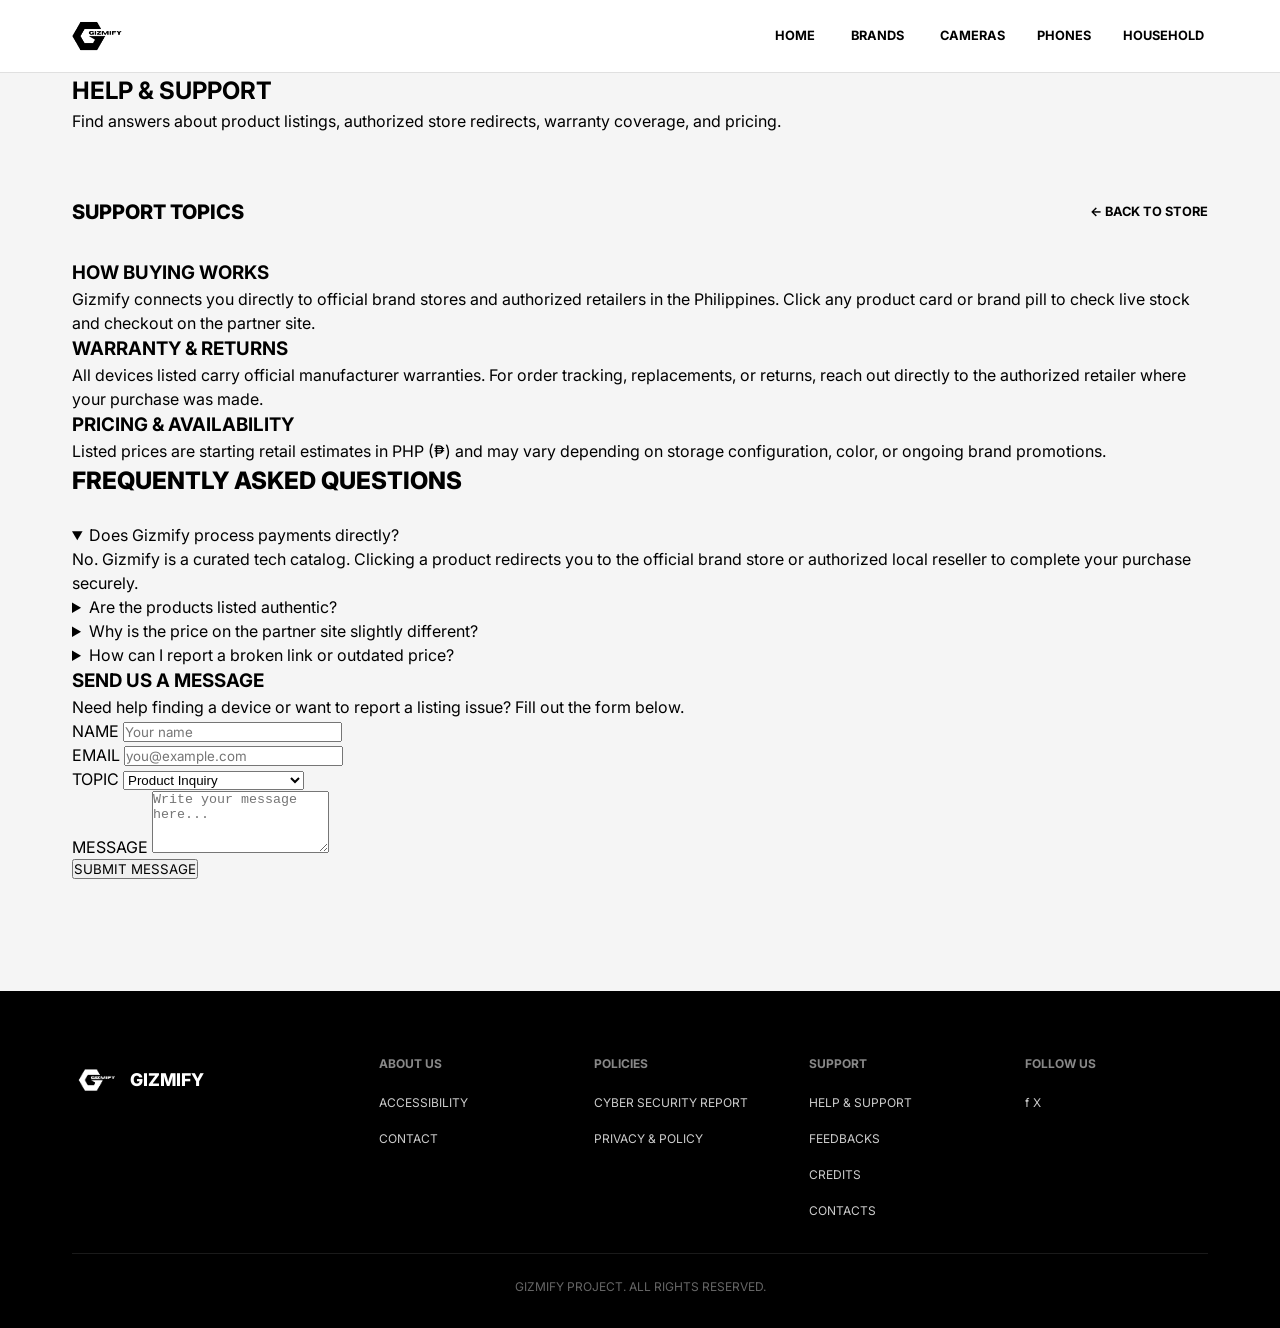
<file: help.html>
<html>
	<head>
		<title>GIZMIFY — Help</title>
		<link rel="stylesheet" href="styles.css">
		<link rel="stylesheet" href="transitions.css">
		<link rel="preconnect" href="https://fonts.googleapis.com" />
		<link rel="preconnect" href="https://fonts.gstatic.com" crossorigin />
		<link href="https://fonts.googleapis.com/css2?family=Inter:wght@400;500;600;700;800&display=swap" rel="stylesheet" />
	</head>
	<body>
		<header class="navbar">
    <div class="container nav-inner">
      <a href="gizmify_2.html" class="brand-logo">
        <img src="logo_b.png" width="50" height="50" alt="Gizmify Logo">
      </a>

      <nav class="nav-links" aria-label="Main Navigation">
        <a href="gizmify_2.html">HOME <span class="chevron"></span></a>
        <a href="gizmify_2.html#brands">BRANDS <span class="chevron"></span></a>
        <a href="gizmify_2.html#cameras">CAMERAS</a>
        <a href="gizmify_2.html#phones">PHONES</a>
        <a href="gizmify_2.html#household">HOUSEHOLD <span class="chevron"></span></a>
      </nav>
  </header>

  <section class="help-hero">
    <div class="container">
      <h1>HELP &amp; SUPPORT</h1>
      <p>Find answers about product listings, authorized store redirects, warranty coverage, and pricing.</p>
    </div>
  </section>

  <section class="section">
    <div class="container">
      <div class="section-header">
        <h2 class="section-title">SUPPORT TOPICS</h2>
        <a href="gizmify.html" class="view-more-link">&larr; BACK TO STORE</a>
      </div>

      <div class="help-grid">
        <div class="help-card">
          <h3>HOW BUYING WORKS</h3>
          <p>Gizmify connects you directly to official brand stores and authorized retailers in the Philippines. Click any product card or brand pill to check live stock and checkout on the partner site.</p>
        </div>

        <div class="help-card">
          <h3>WARRANTY &amp; RETURNS</h3>
          <p>All devices listed carry official manufacturer warranties. For order tracking, replacements, or returns, reach out directly to the authorized retailer where your purchase was made.</p>
        </div>

        <div class="help-card">
          <h3>PRICING &amp; AVAILABILITY</h3>
          <p>Listed prices are starting retail estimates in PHP (₱) and may vary depending on storage configuration, color, or ongoing brand promotions.</p>
        </div>
      </div>

      <div class="faq-box">
        <div class="category-header-bar">
          <h2>FREQUENTLY ASKED QUESTIONS</h2>
        </div>

        <details class="faq-item" open>
          <summary>Does Gizmify process payments directly?</summary>
          <p>No. Gizmify is a curated tech catalog. Clicking a product redirects you to the official brand store or authorized local reseller to complete your purchase securely.</p>
        </details>

        <details class="faq-item">
          <summary>Are the products listed authentic?</summary>
          <p>Yes. Every product and brand link on Gizmify routes strictly to verified storefronts such as Apple, Sony, Samsung, Xiaomi, and official Philippine retail partners.</p>
        </details>

        <details class="faq-item">
          <summary>Why is the price on the partner site slightly different?</summary>
          <p>Prices shown on Gizmify reflect the base ("From ₱...") starting price. Selecting higher storage capacities, bundles, or accessories on the retailer site will adjust the final total.</p>
        </details>

        <details class="faq-item">
          <summary>How can I report a broken link or outdated price?</summary>
          <p>Use the support form below with the product name and category, and our team will update the listing promptly.</p>
        </details>
      </div>

      <div class="contact-form-box">
        <h3>SEND US A MESSAGE</h3>
        <p>Need help finding a device or want to report a listing issue? Fill out the form below.</p>

        <form action="#" method="post">
          <div class="form-row">
            <div class="form-group">
              <label for="name">NAME</label>
              <input type="text" id="name" name="name" placeholder="Your name" required />
            </div>
            <div class="form-group">
              <label for="email">EMAIL</label>
              <input type="email" id="email" name="email" placeholder="you@example.com" required />
            </div>
          </div>

          <div class="form-group">
            <label for="topic">TOPIC</label>
            <select id="topic" name="topic">
              <option value="product">Product Inquiry</option>
              <option value="link">Broken Link / Price Update</option>
              <option value="feedback">General Feedback</option>
            </select>
          </div>

          <div class="form-group">
            <label for="message">MESSAGE</label>
            <textarea id="message" name="message" rows="4" placeholder="Write your message here..." required></textarea>
          </div>

          <button type="submit" class="btn-submit">SUBMIT MESSAGE</button>
        </form>
      </div>
    </div>
  </section>

  <footer class="footer">
    <div class="container">
      <div class="footer-grid">
        <div class="footer-brand">
          <a href="gizmify_2.html" class="brand-logo">
            <img src="logo.png" width="50" height="50" alt="Gizmify Logo">
            <span>GIZMIFY</span>
          </a>
        </div>

        <div class="footer-col">
          <h4>ABOUT US</h4>
          <ul>
            <li><a href="#">ACCESSIBILITY</a></li>
            <li><a href="#">CONTACT</a></li>
          </ul>
        </div>

        <div class="footer-col">
          <h4>POLICIES</h4>
          <ul>
            <li><a href="#">CYBER SECURITY REPORT</a></li>
            <li><a href="#">PRIVACY &amp; POLICY</a></li>
          </ul>
        </div>

        <div class="footer-col">
          <h4>SUPPORT</h4>
          <ul>
            <li><a href="help.html">HELP &amp; SUPPORT</a></li>
            <li><a href="help.html">FEEDBACKS</a></li>
            <li><a href="credits.html">CREDITS</a></li>
            <li><a href="credits.html">CONTACTS</a></li>
          </ul>
        </div>

        <div class="footer-col">
          <h4>FOLLOW US</h4>
          <div class="social-icons">
            <a href="#" class="social-btn" aria-label="Facebook">f</a>
            <a href="#" class="social-btn" aria-label="X / Twitter">X</a>
          </div>
        </div>
      </div>

      <div class="footer-bottom">
        <p>GIZMIFY PROJECT. ALL RIGHTS RESERVED.</p>
      </div>
    </div>
  </footer>
	</body>
</html>
</file>
<file: styles.css>
:root {
  --bg-page: #f5f5f5;
  --bg-surface: #ffffff;
  --bg-dark: #000000;
  
  --text-main: #000000;
  --text-muted: #555555;
  --text-light: #ffffff;
  
  --accent: #000000;
  --border: #e0e0e0;
  
  --radius-sm: 8px;
  --radius-md: 16px;
  --radius-lg: 24px;
  --radius-pill: 9999px;
  
  --container-width: 1200px;
}

*, *::before, *::after {
  box-sizing: border-box;
  margin: 0;
  padding: 0;
}

html {
  font-family: 'Inter', sans-serif;
  color: var(--text-main);
  background-color: var(--bg-page);
  line-height: 1.5;
}

a { text-decoration: none; color: inherit; }
ul { list-style: none; }
button, input { font-family: inherit; }

.container {
  max-width: var(--container-width);
  margin: 0 auto;
  padding: 0 2rem;
}

.navbar {
  background: var(--bg-surface);
  border-bottom: 1px solid var(--border);
  position: sticky;
  top: 0;
  z-index: 100;
}

.nav-inner {
  display: flex;
  align-items: center;
  justify-content: space-between;
  height: 72px;
}

.brand-logo {
  display: flex;
  align-items: center;
  gap: 0.5rem;
  font-weight: 800;
  font-size: 1.1rem;
}

.logo-badge {
  background: var(--bg-dark);
  color: var(--text-light);
  width: 32px;
  height: 32px;
  display: flex;
  align-items: center;
  justify-content: center;
  border-radius: var(--radius-sm);
}

.nav-links {
  display: flex;
  gap: 2rem;
  font-size: 0.8rem;
  font-weight: 700;
}

.nav-links a { display: flex; align-items: center; gap: 0.25rem; }
.chevron { font-size: 0.6em; color: var(--text-muted); }

.search-box {
  display: flex;
  align-items: center;
  gap: 0.5rem;
  background: var(--bg-page);
  padding: 0.5rem 1rem;
  border-radius: var(--radius-pill);
  border: 1px solid var(--border);
}

.search-box input {
  border: none;
  background: transparent;
  outline: none;
  font-size: 0.8rem;
  font-weight: 600;
}

.hero {
  background: var(--bg-dark);
  color: var(--text-light);
  padding: 4rem 0 2rem;
}

.hero-grid {
  display: grid;
  grid-template-columns: 1fr 1fr;
  align-items: center;
  gap: 3rem;
}

.hero-content h1 {
  font-size: 3rem;
  font-weight: 800;
  line-height: 1.1;
  margin-bottom: 1rem;
}

.btn-primary {
  display: inline-block;
  background: var(--bg-surface);
  color: var(--text-main);
  padding: 0.75rem 1.5rem;
  border-radius: var(--radius-pill);
  font-weight: 700;
  font-size: 0.8rem;
}

.hero-placeholder-box {
  height: 300px;
  background: rgba(255,255,255,0.05);
  border: 1px dashed rgba(255,255,255,0.2);
  border-radius: var(--radius-lg);
  display: flex;
  align-items: center;
  justify-content: center;
}

.section { padding: 4rem 0; }

.section-header {
  display: flex;
  justify-content: space-between;
  align-items: center;
  margin-bottom: 2rem;
}

.section-title { font-weight: 800; font-size: 1.25rem; }
.view-more-link { font-weight: 700; font-size: 0.8rem; color: var(--accent); }

.featured-grid {
  display: grid;
  grid-template-columns: repeat(4, 1fr);
  grid-template-rows: auto auto auto;
  gap: 1.5rem;
}

.featured-card {
  background: var(--bg-surface);
  border-radius: var(--radius-md);
  padding: 1.5rem;
  display: flex;
  flex-direction: column;
  box-shadow: 0 4px 6px rgba(0,0,0,0.02);
}

.featured-img-slot {
  background: var(--bg-page);
  border-radius: var(--radius-sm);
  height: 120px;
  display: flex;
  align-items: center;
  justify-content: center;
  margin-bottom: 1rem;
  font-size: 0.75rem;
  font-weight: 600;
  color: var(--text-muted);
}

.promax  img {	
width: 100%;
  height: 100%;
  object-fit: fill;
}

.cinemaline img {
width: 100%;
  height: 100%;
  object-fit: fill;
}

.duo img {
width: 100%;
  height: 100%;
  object-fit: fill;
}

.mbpro img {
width: 100%;
  height: 100%;
  object-fit: fill;
}

.action6 img {
width: 100%;
  height: 100%;
  object-fit: fill;
}

.mini5pro img {
width: 100%;
  height: 100%;
  object-fit: fill;
}

.r7 img {
width: 100%;
  height: 100%;
  object-fit: fill;
}

.pixel11 img {
width: 100%;
  height: 100%;
  object-fit: fill;
}

.fold8 img {
width: 100%;
  height: 100%;
  object-fit: fill;
}

.scap img {
width: 100%;
  height: 100%;
  object-fit: fill;
}

.apod img {
width: 100%;
  height: 100%;
  object-fit: fill;
}

.podmini img {
width: 100%;
  height: 100%;
  object-fit: fill;
}

.bsmini img {
width: 100%;
  height: 100%;
  object-fit: fill;
}
.product-name { font-size: 0.85rem; font-weight: 800; margin-bottom: 0.25rem; }
.product-price { font-size: 0.8rem; font-weight: 600; color: var(--text-muted); }

.featured-card:nth-child(1) { grid-column: 1 / 2; grid-row: 1 / 2; } /* iPhone 18 Pro */
.featured-card:nth-child(2) { grid-column: 2 / 4; grid-row: 1 / 3; } /* Sony FX5 (Large Center) */
.featured-card:nth-child(2) .featured-img-slot { height: 280px; }
.featured-card:nth-child(3) { grid-column: 4 / 5; grid-row: 1 / 2; background: var(--bg-dark); color: #fff; justify-content: center; } /* Shop More */
.featured-card:nth-child(4) { grid-column: 1 / 2; grid-row: 2 / 3; } /* iPhone Duo */
.featured-card:nth-child(5) { grid-column: 1 / 3; grid-row: 3 / 4; flex-direction: row; align-items: center; gap: 1rem; } /* MacBook Pro */
.featured-card:nth-child(6) { grid-column: 3 / 5; grid-row: 3 / 4; flex-direction: row; align-items: center; gap: 1rem; } /* DJI Action 6 */

.category-section {
  padding: 3rem 0;
  border-top: 1px solid var(--border);
}

.category-header-bar {
  display: flex;
  justify-content: space-between;
  align-items: center;
  margin-bottom: 1.5rem;
}

.category-header-bar h2 { font-weight: 800; font-size: 1.5rem; }

.brand-pill {
  background: var(--bg-surface);
  border: 1px solid var(--border);
  padding: 0.4rem 1rem;
  border-radius: var(--radius-pill);
  font-size: 0.75rem;
  font-weight: 700;
  margin-left: 0.5rem;
}

.product-grid-4 {
  display: grid;
  grid-template-columns: repeat(4, 1fr);
  gap: 1.5rem;
}

.product-card {
  background: var(--bg-surface);
  border-radius: var(--radius-md);
  padding: 1.25rem;
}

.product-thumb {
  height: 160px;
  background: var(--bg-page);
  border-radius: var(--radius-sm);
  margin-bottom: 1rem;
  display: flex;
  align-items: center;
  justify-content: center;
  font-size: 0.75rem;
  font-weight: 600;
  color: var(--text-muted);
}

.footer {
  background: var(--bg-dark);
  color: #fff;
  padding: 4rem 0 2rem;
  margin-top: 3rem;
}

.footer-grid {
  display: grid;
  grid-template-columns: 1.5fr 1fr 1fr 1fr 1fr;
  gap: 2rem;
  padding-bottom: 2rem;
  border-bottom: 1px solid rgba(255,255,255,0.1);
}

.footer-col h4 { font-size: 0.75rem; font-weight: 700; color: #888888; margin-bottom: 1rem; }
.footer-col ul { display: flex; flex-direction: column; gap: 0.75rem; }
.footer-col a { font-size: 0.75rem; color: #cccccc; }

.footer-bottom { padding-top: 1.5rem; text-align: center; font-size: 0.75rem; color: #666666; }
```[cite: 3]
</file>
<file: transitions.css>
.nav-links a,
.btn-primary,
.featured-card,
.product-card,
.brand-pill,
.footer-col a {
  transition: all 0.2s ease-in-out;
}

.nav-links a:hover {
  color: var(--accent);
}

.btn-primary:hover {
  background: #1d4ed8;
  transform: translateY(-2px);
}

.featured-card:hover,
.product-card:hover {
  transform: translateY(-4px);
  box-shadow: 0 10px 25px rgba(0, 0, 0, 0.05);
}

.featured-card:nth-child(3):hover {
  background: #1e293b;
}

.brand-pill:hover {
  background: var(--bg-dark);
  color: #fff;
  border-color: var(--bg-dark);
  cursor: pointer;
}

.footer-col a:hover {
  color: #fff;
}
</file>
